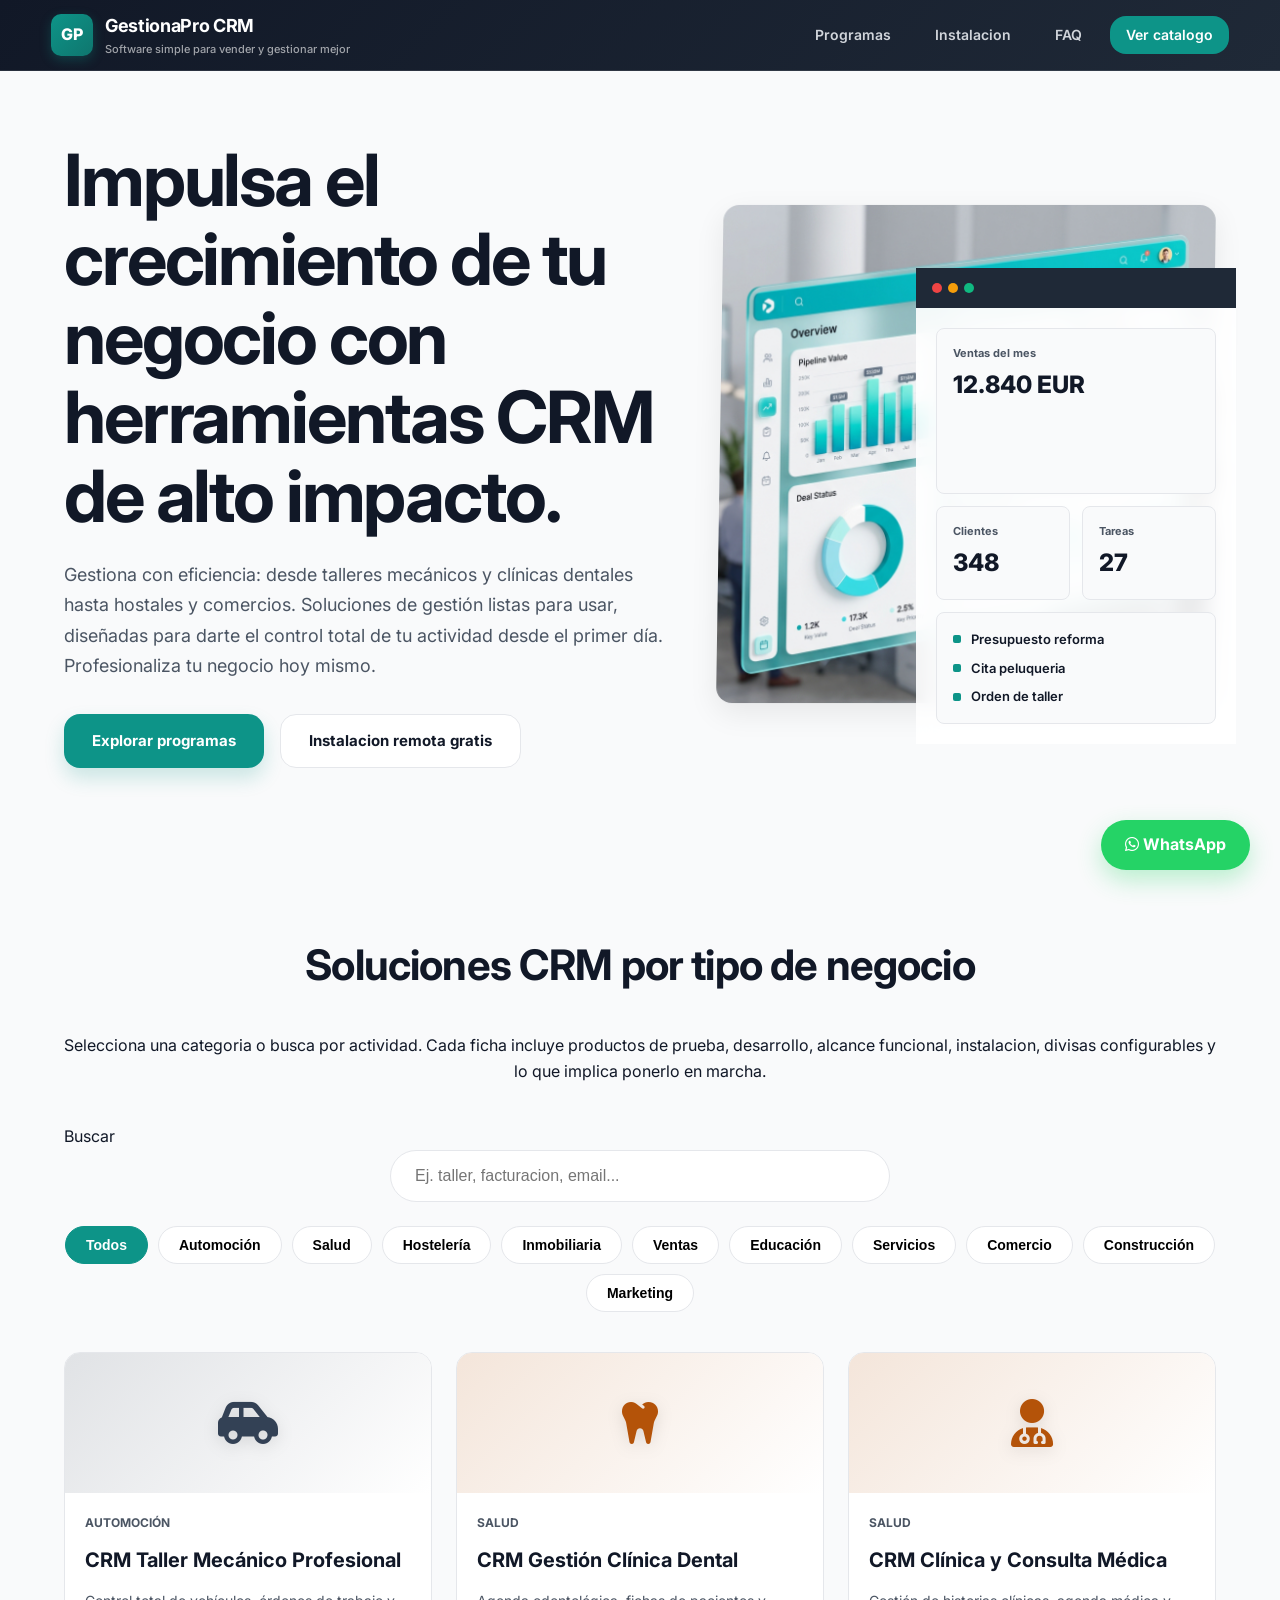
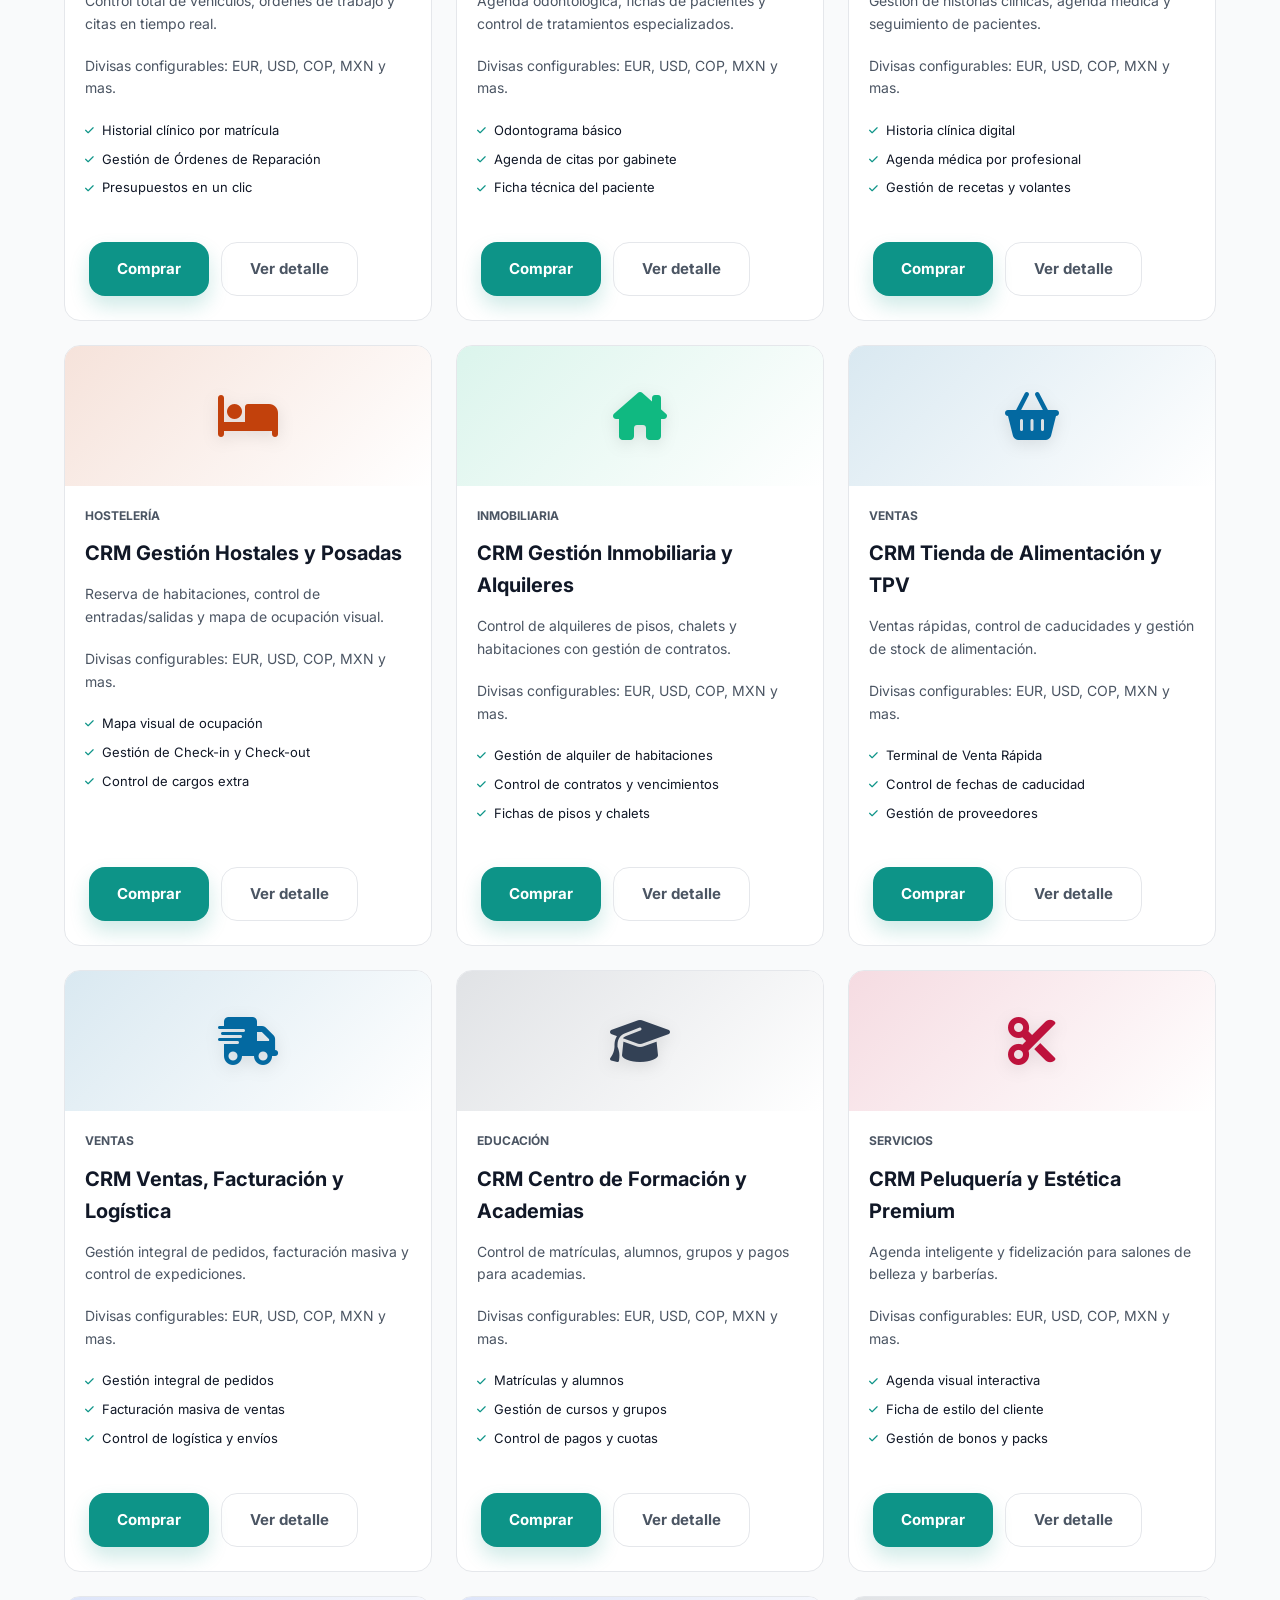
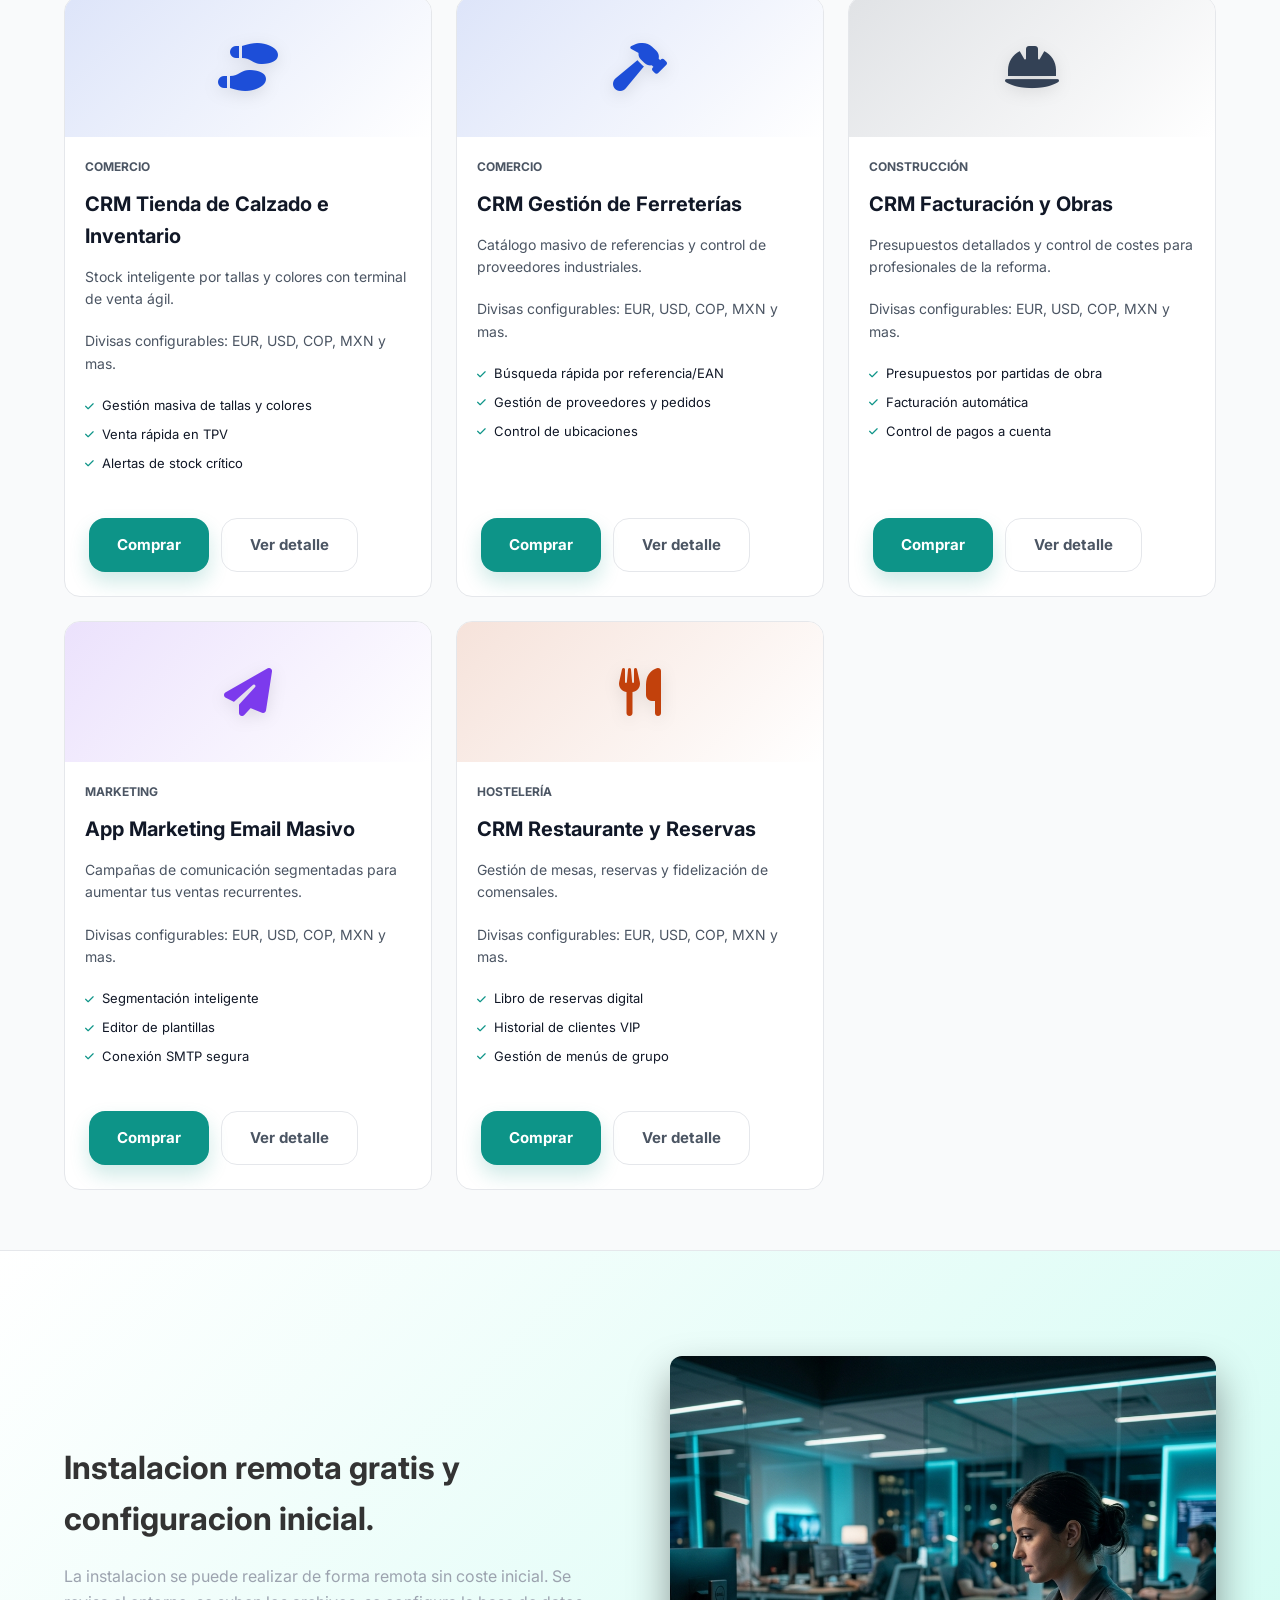
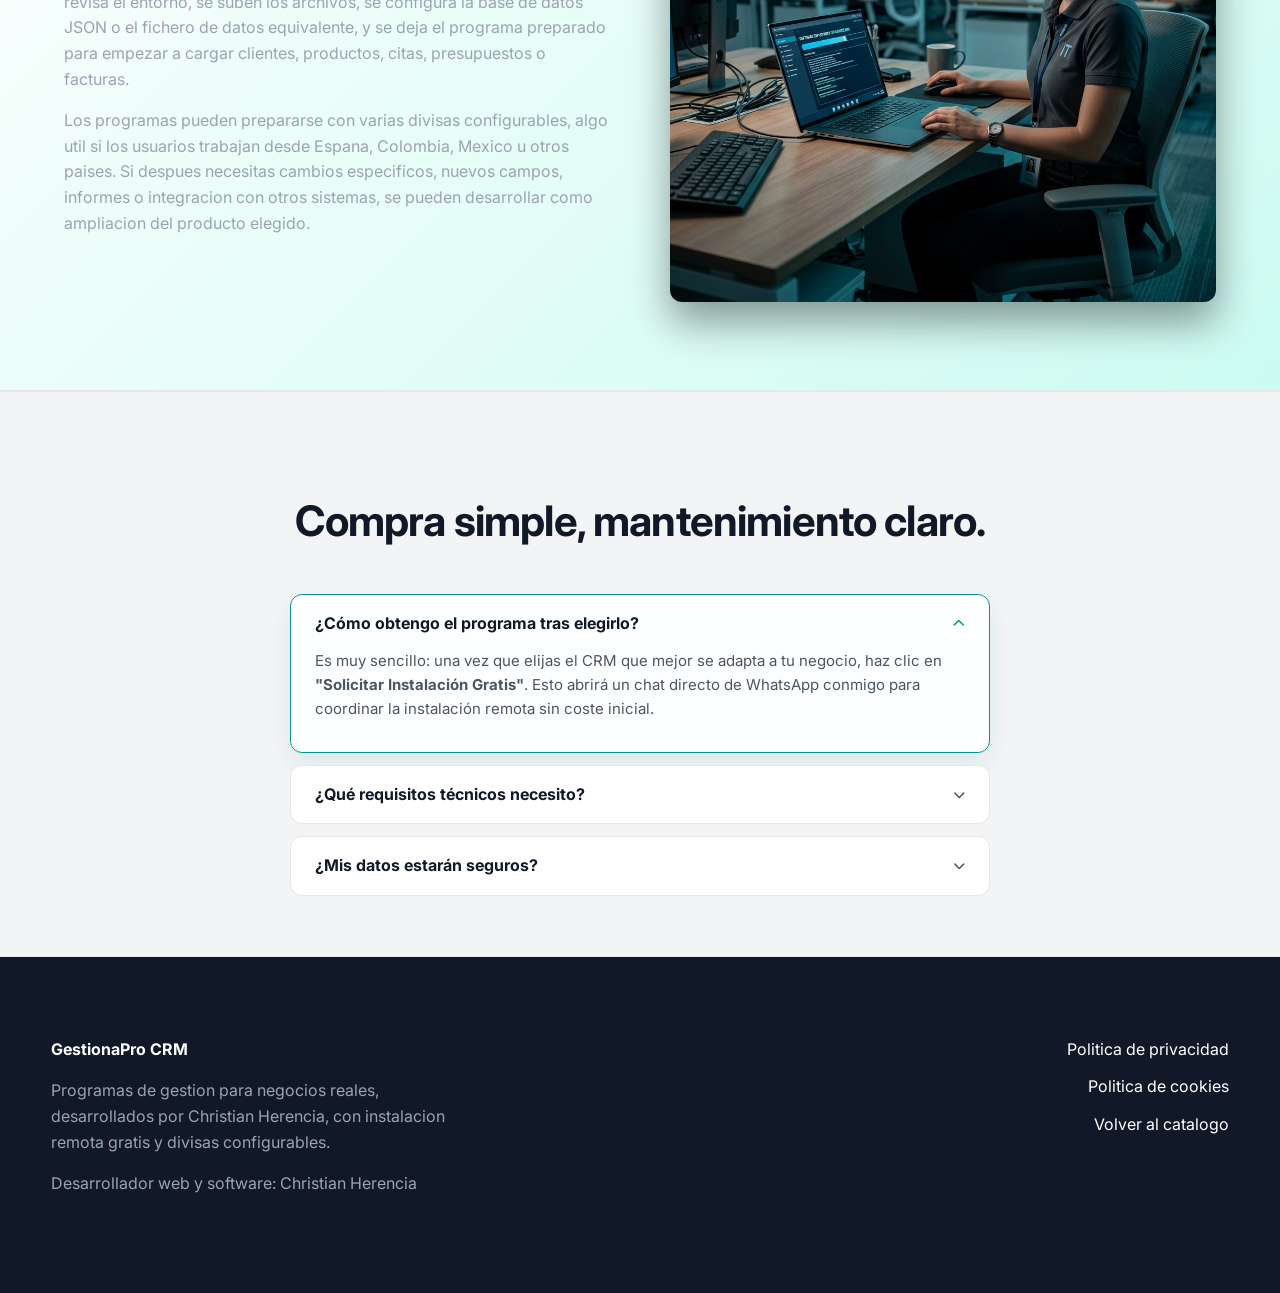
<file: index.html>
<!doctype html>
<html lang="es">

<head>
  <meta charset="utf-8">
  <meta name="viewport" content="width=device-width, initial-scale=1">
  <title>GestionaPro CRM | Programas de gestion por Christian Herencia</title>
  <meta name="description"
    content="Tienda online de programas CRM y software de gestion desarrollados por Christian Herencia para talleres, peluquerias, ferreterias, reformas, email masivo y pequenos negocios. Instalacion remota gratis y soporte para varias divisas.">
  <meta name="keywords"
    content="CRM para negocios, programa de gestion, CRM taller mecanico, CRM peluqueria, CRM ferreteria, CRM facturacion reformas, software autonomos, aplicacion email masivo, gestion empresas">
  <meta name="author" content="Christian Herencia">
  <meta name="robots" content="index, follow">
  <meta name="theme-color" content="#0f766e">
  <link rel="canonical" href="https://christian-freelance.us/programas/">
  <meta property="og:type" content="website">
  <meta property="og:title" content="GestionaPro CRM | Software de gestion para negocios">
  <meta property="og:description"
    content="10 soluciones CRM editables desde codigo para empresas, autonomos y pequenos negocios. Instalacion remota gratis, divisas configurables y desarrollo por Christian Herencia.">
  <meta property="og:url" content="https://christian-freelance.us/programas/">
  <meta property="og:image" content="https://christian-freelance.us/assets/og-gestionapro-crm.jpg">
  <meta name="twitter:card" content="summary_large_image">
  <meta name="twitter:title" content="GestionaPro CRM | Programas CRM para negocios">
  <meta name="twitter:description"
    content="Catalogo de CRM para talleres, peluquerias, tiendas, reformas y automatizacion comercial.">
  <link rel="preconnect" href="https://fonts.googleapis.com">
  <link rel="preconnect" href="https://fonts.gstatic.com" crossorigin>
  <link href="https://fonts.googleapis.com/css2?family=Inter:wght@400;500;600;700;800&display=swap" rel="stylesheet">
  <link rel="stylesheet" href="https://cdnjs.cloudflare.com/ajax/libs/font-awesome/6.5.1/css/all.min.css">
  <link rel="stylesheet" href="css/styles.css">
  <script type="application/ld+json">
  {
    "@context": "https://schema.org",
    "@type": "Organization",
    "name": "GestionaPro CRM",
    "url": "https://christian-freelance.us/programas/",
    "description": "Programas CRM y software de gestion para negocios, empresas y autonomos con instalacion remota gratis y varias divisas configurables.",
    "founder": {
      "@type": "Person",
      "name": "Christian Herencia",
      "url": "https://christian-freelance.us/"
    },
    "sameAs": ["https://christian-freelance.us/"]
  }
  </script>
</head>

<body>
  <header class="site-header">
    <a class="brand" href="#inicio" aria-label="GestionaPro CRM inicio">
      <span class="brand-mark">GP</span>
      <span>
        <strong>GestionaPro CRM</strong>
        <small>Software simple para vender y gestionar mejor</small>
      </span>
    </a>
    <nav class="main-nav" aria-label="Navegacion principal">
      <a href="#catalogo">Programas</a>
      <a href="#servicios">Instalacion</a>
      <a href="#faq">FAQ</a>
      <a class="nav-cta" href="#catalogo">Ver catalogo</a>
    </nav>
  </header>

  <main id="app">
    <section id="inicio" class="hero">
  
      <div class="hero-copy">
        <h1>Impulsa el crecimiento de tu negocio con herramientas CRM de alto impacto.</h1>
        <p class="hero-text">Gestiona con eficiencia: desde talleres mecánicos y clínicas dentales hasta hostales y
          comercios. Soluciones de gestión listas para usar, diseñadas para darte el control total de tu actividad desde
          el primer día. Profesionaliza tu negocio hoy mismo.</p>
        <div class="hero-actions">
          <a class="button primary" href="#catalogo">Explorar programas</a>
          <a class="button secondary" href="#servicios">Instalacion remota gratis</a>
        </div>
      </div>
      <div class="hero-visual" aria-label="Vista previa del panel CRM">
        <div class="image-wrapper">
          <img
            src="images\hero_crm_dashboard_1777995438122.png"
            alt="Dashboard CRM Premium" class="hero-image">
          <div class="mock-window floating">
            <div class="mock-top"><span></span><span></span><span></span></div>
            <div class="mock-grid">
              <div class="mock-panel wide">
                <small>Ventas del mes</small>
                <strong>12.840 EUR</strong>
                <div class="bars"><i></i><i></i><i></i><i></i><i></i></div>
              </div>
              <div class="mock-panel">
                <small>Clientes</small>
                <strong>348</strong>
              </div>
              <div class="mock-panel">
                <small>Tareas</small>
                <strong>27</strong>
              </div>
              <div class="mock-list">
                <span><b></b> Presupuesto reforma</span>
                <span><b></b> Cita peluqueria</span>
                <span><b></b> Orden de taller</span>
              </div>
            </div>
          </div>
        </div>
      </div>
    </section>



    <section id="catalogo" class="catalog-section reveal">
      <div class="section-heading">
        <h2>Soluciones CRM por tipo de negocio</h2>
        <p>Selecciona una categoria o busca por actividad. Cada ficha incluye productos de prueba, desarrollo, alcance
          funcional, instalacion, divisas configurables y lo que implica ponerlo en marcha.</p>
      </div>
      <div class="catalog-tools">
        <label class="search-box">
          <span>Buscar</span>
          <input id="searchInput" type="search" placeholder="Ej. taller, facturacion, email..." autocomplete="off">
        </label>
        <div id="categoryFilters" class="filters" aria-label="Filtros de categoria"></div>
      </div>
      <div id="productGrid" class="product-grid" aria-live="polite"></div>
    </section>

    <section id="detalle" class="detail-section" hidden></section>

    <section id="servicios" class="service-section reveal">
      <br>
      <div class="service-wrap">
        <div class="service-content">
          <h2 style="color: #333;">Instalacion remota gratis y configuracion inicial.</h2>
          <div class="service-copy">
            <p>La instalacion se puede realizar de forma remota sin coste inicial. Se revisa el entorno, se suben los
              archivos, se configura la base de datos JSON o el fichero de datos equivalente, y se deja el programa
              preparado para empezar a cargar clientes, productos, citas, presupuestos o facturas.</p>
            <p>Los programas pueden prepararse con varias divisas configurables, algo util si los usuarios trabajan desde
              Espana, Colombia, Mexico u otros paises. Si despues necesitas cambios especificos, nuevos campos, informes o
              integracion con otros sistemas, se pueden desarrollar como ampliacion del producto elegido.</p>
          </div>
        </div>
        <div class="service-visual">
          <img
            src="images\installation_service_it_1777995829481.png"
            alt="Instalacion de software" class="service-image">
        </div>
      </div>
    </section>

    <section id="faq" class="faq-section reveal">
      <div class="faq-wrap">
        <div class="section-heading">
          <h2>Compra simple, mantenimiento claro.</h2>
        </div>
        <div class="faq-grid">
          <details open>
            <summary>¿Cómo obtengo el programa tras elegirlo?</summary>
            <p>Es muy sencillo: una vez que elijas el CRM que mejor se adapta a tu negocio, haz clic en
              <strong>"Solicitar Instalación Gratis"</strong>. Esto abrirá un chat directo de WhatsApp conmigo para
              coordinar la instalación remota sin coste inicial.
            </p>
          </details>
          <details>
            <summary>¿Qué requisitos técnicos necesito?</summary>
            <p>Nuestras aplicaciones son extremadamente ligeras. Solo necesitas un navegador web moderno. Yo me encargo
              de la configuración inicial en tu servidor o equipo local para que no tengas que preocuparte por nada
              técnico.</p>
          </details>
          <details>
            <summary>¿Mis datos estarán seguros?</summary>
            <p>Totalmente. Al ser aplicaciones que se instalan en tu propio entorno (servidor o PC), tú mantienes la
              propiedad y el control total de tu base de datos. No hay intermediarios ni almacenamiento en la nube
              ajena.</p>
          </details>
        </div>
      </div>
    </section>
  </main>

  <footer class="site-footer">
    <div>
      <strong>GestionaPro CRM</strong>
      <p>Programas de gestion para negocios reales, desarrollados por Christian Herencia, con instalacion remota gratis
        y divisas configurables.</p>
      <p class="developer-link">Desarrollador web y software: <a href="https://christian-freelance.us/" target="_blank"
          rel="noopener">Christian Herencia</a></p>
    </div>
    <nav class="footer-links" aria-label="Enlaces legales">
      <a href="politica-privacidad.html">Politica de privacidad</a>
      <a href="politica-cookies.html">Politica de cookies</a>
      <a href="#catalogo">Volver al catalogo</a>
    </nav>
  </footer>

  <a class="whatsapp-float" href="https://wa.me/34635983475" target="_blank" rel="noopener"
    aria-label="Contactar por WhatsApp">
    <i class="fab fa-whatsapp"></i> WhatsApp
  </a>


  <script src="js/productos-prueba.js" defer></script>
  <script src="js/app.js" defer></script>
</body>

</html>
</file>
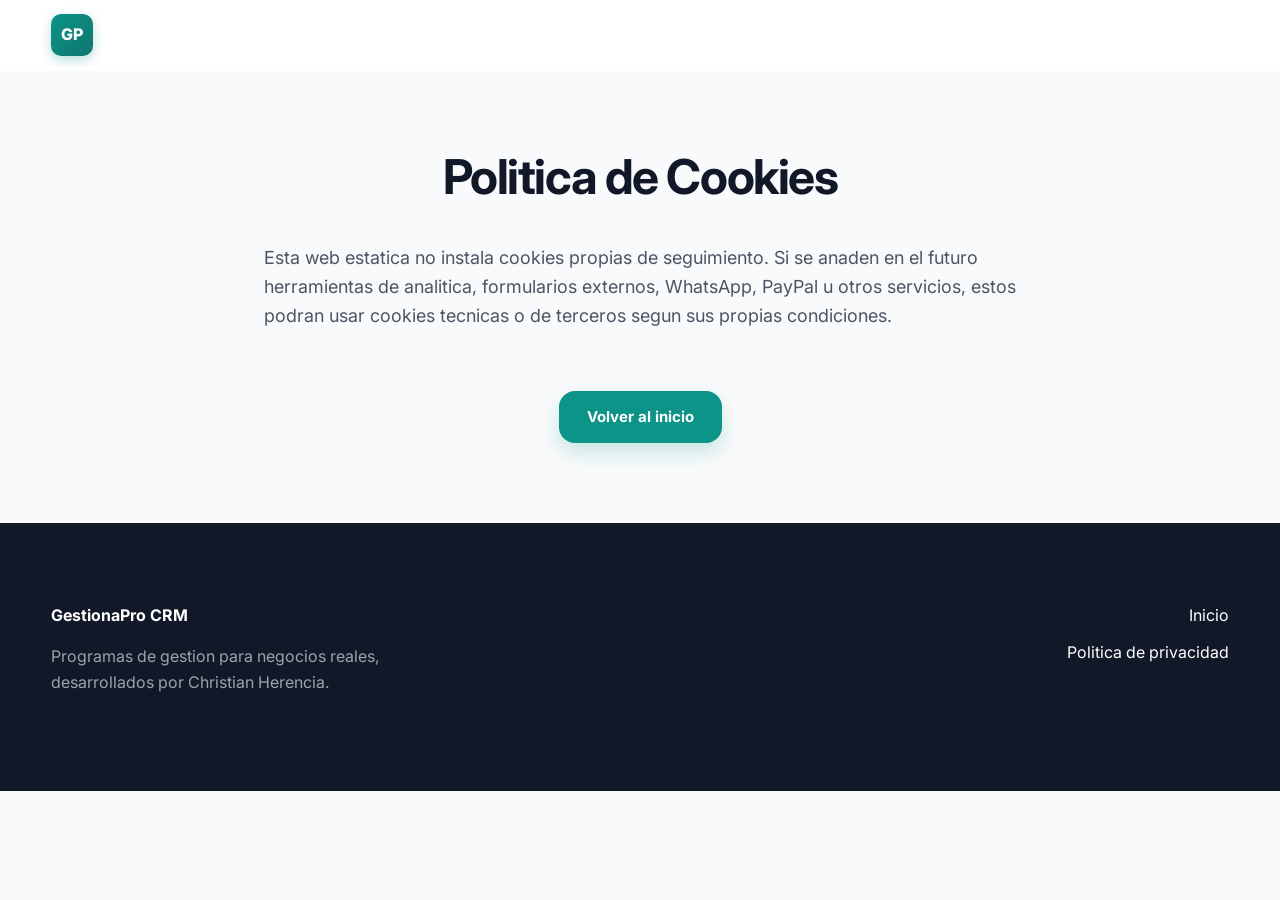
<file: politica-cookies.html>
<!doctype html>
<html lang="es">
<head>
  <meta charset="utf-8">
  <meta name="viewport" content="width=device-width, initial-scale=1">
  <title>Politica de Cookies | GestionaPro CRM</title>
  <link rel="preconnect" href="https://fonts.googleapis.com">
  <link rel="preconnect" href="https://fonts.gstatic.com" crossorigin>
  <link href="https://fonts.googleapis.com/css2?family=Inter:wght@400;500;600;700;800&display=swap" rel="stylesheet">
  <link rel="stylesheet" href="https://cdnjs.cloudflare.com/ajax/libs/font-awesome/6.5.1/css/all.min.css">
  <link rel="stylesheet" href="css/styles.css">
</head>
<body class="legal-page">
  <header class="site-header">
    <a class="brand" href="index.html">
      <span class="brand-mark">GP</span>
      <span>
        <strong>GestionaPro CRM</strong>
        <small>Software simple para vender y gestionar mejor</small>
      </span>
    </a>
  </header>

  <main class="legal-content">
    <section class="legal-section-page">
      <h1>Politica de Cookies</h1>
      <p>Esta web estatica no instala cookies propias de seguimiento. Si se anaden en el futuro herramientas de analitica, formularios externos, WhatsApp, PayPal u otros servicios, estos podran usar cookies tecnicas o de terceros segun sus propias condiciones.</p>
      <div class="legal-actions">
        <a href="index.html" class="button primary">Volver al inicio</a>
      </div>
    </section>
  </main>

  <footer class="site-footer">
    <div>
      <strong>GestionaPro CRM</strong>
      <p>Programas de gestion para negocios reales, desarrollados por Christian Herencia.</p>
    </div>
    <nav class="footer-links">
      <a href="index.html">Inicio</a>
      <a href="politica-privacidad.html">Politica de privacidad</a>
    </nav>
  </footer>
</body>
</html>
</file>
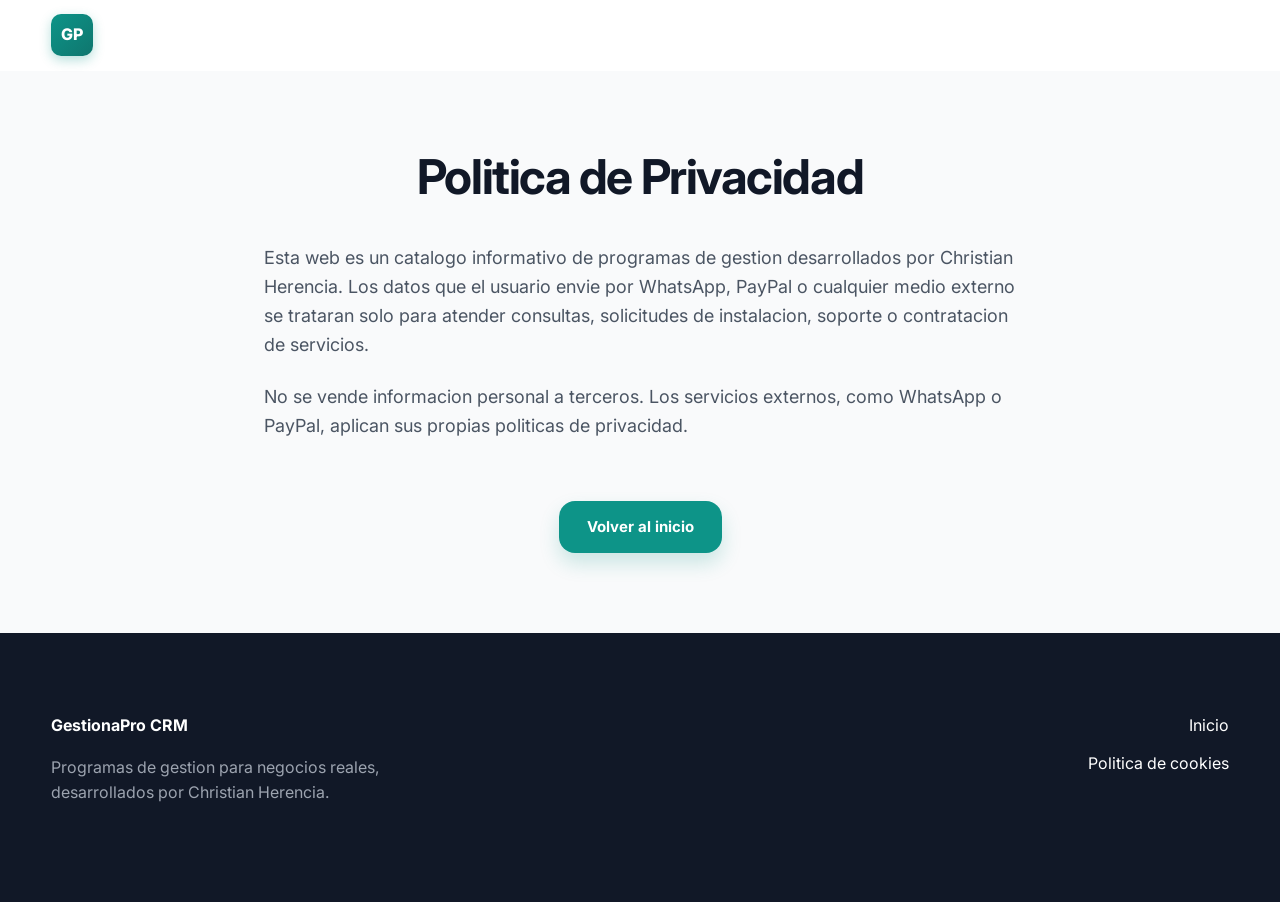
<file: politica-privacidad.html>
<!doctype html>
<html lang="es">
<head>
  <meta charset="utf-8">
  <meta name="viewport" content="width=device-width, initial-scale=1">
  <title>Politica de Privacidad | GestionaPro CRM</title>
  <link rel="preconnect" href="https://fonts.googleapis.com">
  <link rel="preconnect" href="https://fonts.gstatic.com" crossorigin>
  <link href="https://fonts.googleapis.com/css2?family=Inter:wght@400;500;600;700;800&display=swap" rel="stylesheet">
  <link rel="stylesheet" href="https://cdnjs.cloudflare.com/ajax/libs/font-awesome/6.5.1/css/all.min.css">
  <link rel="stylesheet" href="css/styles.css">
</head>
<body class="legal-page">
  <header class="site-header">
    <a class="brand" href="index.html">
      <span class="brand-mark">GP</span>
      <span>
        <strong>GestionaPro CRM</strong>
        <small>Software simple para vender y gestionar mejor</small>
      </span>
    </a>
  </header>

  <main class="legal-content">
    <section class="legal-section-page">
      <h1>Politica de Privacidad</h1>
      <p>Esta web es un catalogo informativo de programas de gestion desarrollados por Christian Herencia. Los datos que el usuario envie por WhatsApp, PayPal o cualquier medio externo se trataran solo para atender consultas, solicitudes de instalacion, soporte o contratacion de servicios.</p>
      <p>No se vende informacion personal a terceros. Los servicios externos, como WhatsApp o PayPal, aplican sus propias politicas de privacidad.</p>
      <div class="legal-actions">
        <a href="index.html" class="button primary">Volver al inicio</a>
      </div>
    </section>
  </main>

  <footer class="site-footer">
    <div>
      <strong>GestionaPro CRM</strong>
      <p>Programas de gestion para negocios reales, desarrollados por Christian Herencia.</p>
    </div>
    <nav class="footer-links">
      <a href="index.html">Inicio</a>
      <a href="politica-cookies.html">Politica de cookies</a>
    </nav>
  </footer>
</body>
</html>
</file>
<file: css/styles.css>
:root {
  --bg: #f9fafb;
  --surface: #ffffff;
  --surface-soft: #f3f4f6;
  --ink: #111827;
  --muted: #4b5563;
  --line: #e5e7eb;
  --teal: #0d9488;
  --teal-dark: #0f766e;
  --teal-light: #ccfbf1;
  --rose: #e11d48;
  --amber: #d97706;
  --blue: #2563eb;
  --shadow: 0 10px 30px rgba(0, 0, 0, 0.08);
  --shadow-hover: 0 20px 40px rgba(13, 148, 136, 0.15);
  --radius: 16px;
  --container-width: 1200px;
}

* {
  box-sizing: border-box;
}

html {
  scroll-behavior: smooth;
}

body {
  margin: 0;
  font-family: 'Inter', sans-serif;
  color: var(--ink);
  background: var(--bg);
  line-height: 1.6;
  -webkit-font-smoothing: antialiased;
}

a {
  color: inherit;
  text-decoration: none;
  transition: all 0.2s ease;
}

/* Animations */
@keyframes fadeInUp {
  from {
    opacity: 0;
    transform: translateY(20px);
  }

  to {
    opacity: 1;
    transform: translateY(0);
  }
}

@keyframes float {
  0% {
    transform: translateY(0px);
  }

  50% {
    transform: translateY(-10px);
  }

  100% {
    transform: translateY(0px);
  }
}

.reveal {
  opacity: 0;
  transform: translateY(30px);
  transition: all 0.8s cubic-bezier(0.4, 0, 0.2, 1);
}

.reveal.is-visible {
  opacity: 1;
  transform: translateY(0);
}

/* Header */
.site-header {
  position: sticky;
  top: 0;
  z-index: 100;
  display: flex;
  align-items: center;
  justify-content: space-between;
  gap: 24px;
  padding: 12px clamp(18px, 4vw, 54px);
  background: linear-gradient(135deg, var(--ink), #1f2937);
  border-bottom: 1px solid rgba(255, 255, 255, 0.1);
  color: #fff;
}

.brand {
  display: flex;
  align-items: center;
  gap: 12px;
}

.brand-mark {
  display: grid;
  place-items: center;
  width: 42px;
  height: 42px;
  border-radius: 10px;
  color: #fff;
  background: linear-gradient(135deg, var(--teal), var(--teal-dark));
  font-weight: 800;
  box-shadow: 0 4px 12px rgba(13, 148, 136, 0.3);
}

.brand strong {
  font-size: 18px;
  letter-spacing: -0.02em;
}

.brand small {
  display: block;
  color: rgba(255, 255, 255, 0.6);
  font-size: 11px;
  font-weight: 500;
}

.main-nav {
  display: flex;
  align-items: center;
  gap: 12px;
}

.main-nav a {
  padding: 8px 16px;
  border-radius: var(--radius);
  font-weight: 600;
  font-size: 14px;
  color: #d1d5db;
}

.main-nav a:hover {
  color: var(--teal);
  background: var(--teal-light);
}

.nav-cta {
  background: var(--teal) !important;
  color: #fff !important;
}

.nav-cta:hover {
  background: var(--teal-dark) !important;
  transform: translateY(-2px);
}

/* Hero */
.hero {
  min-height: 85vh;
  display: grid;
  grid-template-columns: 1.1fr 0.9fr;
  align-items: center;
  gap: 40px;
  max-width: var(--container-width);
  margin: 0 auto;
  padding: 60px 24px;
}

.hero-copy {
  animation: fadeInUp 0.8s ease-out;
}

.eyebrow {
  display: inline-flex;
  align-items: center;
  gap: 8px;
  margin-bottom: 16px;
  padding: 6px 12px;
  border-radius: 20px;
  background: var(--teal-light);
  color: var(--teal-dark);
  font-size: 12px;
  font-weight: 700;
  text-transform: uppercase;
  letter-spacing: 0.05em;
}

h1 {
  font-size: clamp(40px, 6vw, 72px);
  line-height: 1.1;
  margin: 0;
  letter-spacing: -0.03em;
}

.hero-text {
  font-size: 18px;
  color: var(--muted);
  margin: 24px 0 32px;
  max-width: 600px;
  line-height: 1.7;
}

.hero-actions {
  display: flex;
  gap: 16px;
}

/* Buttons */
.button {
  display: inline-flex;
  align-items: center;
  gap: 10px;
  padding: 14px 28px;
  border-radius: var(--radius);
  font-weight: 700;
  font-size: 15px;
  cursor: pointer;
  transition: all 0.3s cubic-bezier(0.4, 0, 0.2, 1);
}

.button.primary {
  background: var(--teal);
  color: #fff;
  box-shadow: 0 10px 20px rgba(13, 148, 136, 0.2);
}

.button.primary:hover {
  background: var(--teal-dark);
  transform: translateY(-3px);
  box-shadow: 0 15px 30px rgba(13, 148, 136, 0.3);
}

.button.secondary {
  background: #fff;
  color: var(--ink);
  border: 1px solid var(--line);
}

.button.secondary:hover {
  border-color: var(--teal);
  color: var(--teal);
  transform: translateY(-3px);
  background: var(--teal-light);
}

.button.quiet {
  background: transparent;
  color: var(--muted);
  border: 1px solid var(--line);
}

.button.quiet:hover {
  background: var(--surface-soft);
  color: var(--ink);
  border-color: var(--muted);
}

/* Mock Window Styles (Restored & Improved) */
.hero-visual {
  perspective: 1000px;
  display: flex;
  justify-content: center;
  align-items: center;
  position: relative;
}

.image-wrapper {
  position: relative;
  width: 100%;
  display: flex;
  justify-content: center;
}

.hero-image {
  width: 100%;
  max-width: 600px;
  border-radius: var(--radius);
  box-shadow: var(--shadow);
  transform: rotateY(-10deg) rotateX(5deg);
  transition: transform 0.5s ease;
}

.hero-image:hover {
  transform: rotateY(0deg) rotateX(0deg);
}

.mock-window.floating {
  position: absolute;
  bottom: -40px;
  right: -20px;
  width: 320px;
  z-index: 2;
  transform: translateZ(50px);
  background: rgba(255, 255, 255, 0.9);
  backdrop-filter: blur(10px);
}

.mock-top {
  height: 40px;
  background: #1f2937;
  display: flex;
  align-items: center;
  gap: 6px;
  padding: 0 16px;
}

.mock-top span {
  width: 10px;
  height: 10px;
  border-radius: 50%;
}

.mock-top span:nth-child(1) {
  background: #ef4444;
}

.mock-top span:nth-child(2) {
  background: #f59e0b;
}

.mock-top span:nth-child(3) {
  background: #10b981;
}

.mock-grid {
  display: grid;
  grid-template-columns: 1fr 1fr;
  gap: 12px;
  padding: 20px;
}

.mock-panel,
.mock-list {
  background: var(--bg);
  border: 1px solid var(--line);
  border-radius: 8px;
  padding: 16px;
}

.mock-panel.wide,
.mock-list {
  grid-column: 1 / -1;
}

.mock-panel small {
  display: block;
  font-size: 11px;
  font-weight: 700;
  color: var(--muted);
  margin-bottom: 4px;
}

.mock-panel strong {
  display: block;
  font-size: 24px;
  font-weight: 800;
}

.bars {
  display: flex;
  align-items: flex-end;
  gap: 6px;
  height: 60px;
  margin-top: 12px;
}

.bars i:nth-child(1) {
  height: 45%;
  background: var(--blue);
}

.bars i:nth-child(2) {
  height: 75%;
  background: var(--teal);
}

.bars i:nth-child(3) {
  height: 55%;
  background: var(--amber);
}

.bars i:nth-child(4) {
  height: 90%;
  background: var(--rose);
}

.bars i:nth-child(5) {
  height: 65%;
  background: #10b981;
}

.mock-list {
  display: flex;
  flex-direction: column;
  gap: 8px;
}

.mock-list span {
  display: flex;
  align-items: center;
  gap: 10px;
  font-size: 13px;
  font-weight: 600;
}

.mock-list b {
  width: 8px;
  height: 8px;
  border-radius: 2px;
  background: var(--teal);
}

/* Catalog */
.catalog-section {
  max-width: var(--container-width);
  margin: 0 auto;
  padding: 60px 24px;
}

.faq-section {
  background: var(--surface-soft);
  border-top: 1px solid var(--line);
  border-bottom: 1px solid var(--line);
}

.faq-section .section-heading {
  margin-bottom: 40px;
}

.faq-wrap {
  max-width: var(--container-width);
  margin: 0 auto;
  padding: 60px 24px;
}

.section-heading {
  text-align: center;
  margin-bottom: 40px;
}

.section-heading h2 {
  font-size: 42px;
  letter-spacing: -0.02em;
}

.catalog-tools {
  display: flex;
  flex-direction: column;
  gap: 24px;
  margin-bottom: 40px;
}

.search-box input {
  width: 100%;
  max-width: 500px;
  margin: 0 auto;
  display: block;
  padding: 16px 24px;
  border: 1px solid var(--line);
  border-radius: 50px;
  font-size: 16px;
  outline: none;
  transition: border-color 0.3s;
}

.search-box input:focus {
  border-color: var(--teal);
}

.filters {
  display: flex;
  justify-content: center;
  gap: 10px;
  flex-wrap: wrap;
}

.filters button {
  padding: 10px 20px;
  border-radius: 30px;
  border: 1px solid var(--line);
  background: #fff;
  font-weight: 600;
  font-size: 14px;
  cursor: pointer;
  transition: all 0.3s;
}

.filters button.is-active {
  background: var(--teal);
  color: #fff;
  border-color: var(--teal);
}

/* Product Cards */
.product-grid {
  display: grid;
  grid-template-columns: repeat(auto-fill, minmax(340px, 1fr));
  gap: 24px;
}

.product-card {
  background: #fff;
  border-radius: var(--radius);
  border: 1px solid var(--line);
  overflow: hidden;
  transition: all 0.4s cubic-bezier(0.4, 0, 0.2, 1);
  display: flex;
  flex-direction: column;
}

.product-card:hover {
  transform: translateY(-10px);
  box-shadow: var(--shadow-hover);
}

.product-art {
  height: 140px;
  background: linear-gradient(135deg, color-mix(in srgb, var(--accent), white 85%), #fff);
  display: grid;
  place-items: center;
  position: relative;
}

.product-art i {
  font-size: 48px;
  color: var(--accent);
  filter: drop-shadow(0 4px 8px rgba(0, 0, 0, 0.1));
}

.product-body {
  padding: 20px;
  flex: 1;
}

.product-meta {
  display: flex;
  justify-content: space-between;
  font-size: 12px;
  font-weight: 700;
  text-transform: uppercase;
  color: var(--muted);
  margin-bottom: 12px;
}

.product-meta strong {
  color: var(--teal);
  font-size: 16px;
}

.product-card h3 {
  font-size: 20px;
  margin: 0 0 10px;
}

.product-card p {
  font-size: 14px;
  color: var(--muted);
  margin-bottom: 20px;
}

.product-card ul {
  padding: 0;
  list-style: none;
  margin-bottom: 24px;
}

.product-card li {
  font-size: 13px;
  margin-bottom: 8px;
  color: var(--ink);
  display: flex;
  align-items: center;
  gap: 8px;
}

.product-card li::before {
  content: '\f00c';
  font-family: 'Font Awesome 6 Free';
  font-weight: 900;
  color: var(--teal);
  font-size: 10px;
}

.product-actions {
  padding: 0 24px 24px;
  display: flex;
  gap: 12px;
}

/* Detail Section */
.detail-section {
  background: #fff;
  padding: 80px clamp(18px, 4vw, 54px);
}

.detail-wrap {
  max-width: 1000px;
  margin: 0 auto;
}

.detail-hero {
  display: grid;
  grid-template-columns: 1fr 340px;
  gap: 40px;
  margin-top: 40px;
}

.detail-price-box {
  margin: 32px 0 16px;
  display: flex;
  align-items: baseline;
  gap: 12px;
}

.price-label {
  font-size: 14px;
  font-weight: 700;
  text-transform: uppercase;
  color: var(--muted);
  letter-spacing: 0.05em;
}

.price-value {
  font-size: 48px;
  font-weight: 800;
  color: var(--ink);
  line-height: 1;
}

.detail-trust-badge {
  display: inline-flex;
  align-items: center;
  gap: 10px;
  padding: 10px 16px;
  background: var(--teal-light);
  color: var(--teal-dark);
  border-radius: 8px;
  font-weight: 700;
  font-size: 14px;
  margin-bottom: 32px;
}

.detail-trust-badge i {
  font-size: 16px;
}

.detail-actions {
  display: flex;
  gap: 16px;
}

.detail-panel {
  background: var(--bg);
  padding: 30px;
  border-radius: var(--radius);
  border: 1px solid var(--line);
}

.service-section {
  background: linear-gradient(135deg, var(--surface), var(--teal-light));
  width: 100%;
  padding: 80px 0;
  border-top: 1px solid var(--line);
  border-bottom: 1px solid var(--line);
}

.service-wrap {
  max-width: var(--container-width);
  margin: 0 auto;
  display: grid;
  grid-template-columns: 1fr 1fr;
  gap: 60px;
  padding: 0 24px;
  align-items: center;
}

.service-section h2 {
  color: #fff;
  font-size: 32px;
  margin-bottom: 20px;
}

.service-copy p {
  color: #9ca3af;
  font-size: 16px;
  margin-bottom: 15px;
}

.service-visual img {
  width: 100%;
  border-radius: 12px;
  box-shadow: 0 20px 40px rgba(0, 0, 0, 0.4);
}

/* FAQ Styles */
.faq-grid {
  display: grid;
  grid-template-columns: 1fr;
  gap: 12px;
  max-width: 700px;
  margin: 0 auto;
}

details {
  border: 1px solid var(--line);
  border-radius: 12px;
  padding: 16px 24px;
  background: #fff;
  transition: all 0.3s cubic-bezier(0.4, 0, 0.2, 1);
  cursor: pointer;
}

details[open] {
  border-color: var(--teal);
  box-shadow: 0 10px 25px rgba(13, 148, 136, 0.1);
  background: #fdfefe;
}

summary {
  font-weight: 700;
  list-style: none;
  display: flex;
  justify-content: space-between;
  align-items: center;
  font-size: 16px;
  color: var(--ink);
}

summary::-webkit-details-marker {
  display: none;
}

summary::after {
  content: '\f078';
  font-family: 'Font Awesome 6 Free';
  font-weight: 900;
  font-size: 12px;
  color: var(--muted);
  transition: transform 0.3s;
}

details[open] summary::after {
  transform: rotate(180deg);
  color: var(--teal);
}

details p {
  margin-top: 12px;
  color: var(--muted);
  line-height: 1.6;
  font-size: 15px;
}

/* Legal Pages */
.legal-page .site-header {
  background: #fff;
}

.legal-content {
  max-width: 800px;
  margin: 80px auto;
  padding: 0 24px;
}

.legal-section-page h1 {
  font-size: 48px;
  margin-bottom: 40px;
  text-align: center;
}

.legal-section-page p {
  font-size: 18px;
  color: var(--muted);
  margin-bottom: 24px;
}

.legal-actions {
  margin-top: 60px;
  text-align: center;
}

/* Footer */
.site-footer {
  background: var(--ink);
  color: #fff;
  padding: 80px clamp(18px, 4vw, 54px);
  display: grid;
  grid-template-columns: 1fr auto;
  gap: 40px;
}

.site-footer p {
  color: #9ca3af;
  max-width: 400px;
}

.footer-links {
  display: flex;
  flex-direction: column;
  gap: 12px;
  text-align: right;
}

.footer-links a:hover {
  color: var(--teal);
}

/* WhatsApp Float */
.whatsapp-float {
  position: fixed;
  bottom: 30px;
  right: 30px;
  background: #25d366;
  color: #fff;
  padding: 12px 24px;
  border-radius: 50px;
  box-shadow: 0 10px 25px rgba(37, 211, 102, 0.3);
  font-weight: 700;
  z-index: 1000;
  animation: float 3s ease-in-out infinite;
}

/* Responsive */
@media (max-width: 980px) {
  .hero {
    grid-template-columns: 1fr;
    text-align: center;
  }

  .hero-copy {
    display: flex;
    flex-direction: column;
    align-items: center;
  }

  .detail-hero {
    grid-template-columns: 1fr;
  }
}

@media (max-width: 640px) {
  .product-grid {
    grid-template-columns: 1fr;
  }

  .site-footer {
    grid-template-columns: 1fr;
    text-align: center;
  }

  .footer-links {
    text-align: center;
  }
}
</file>
